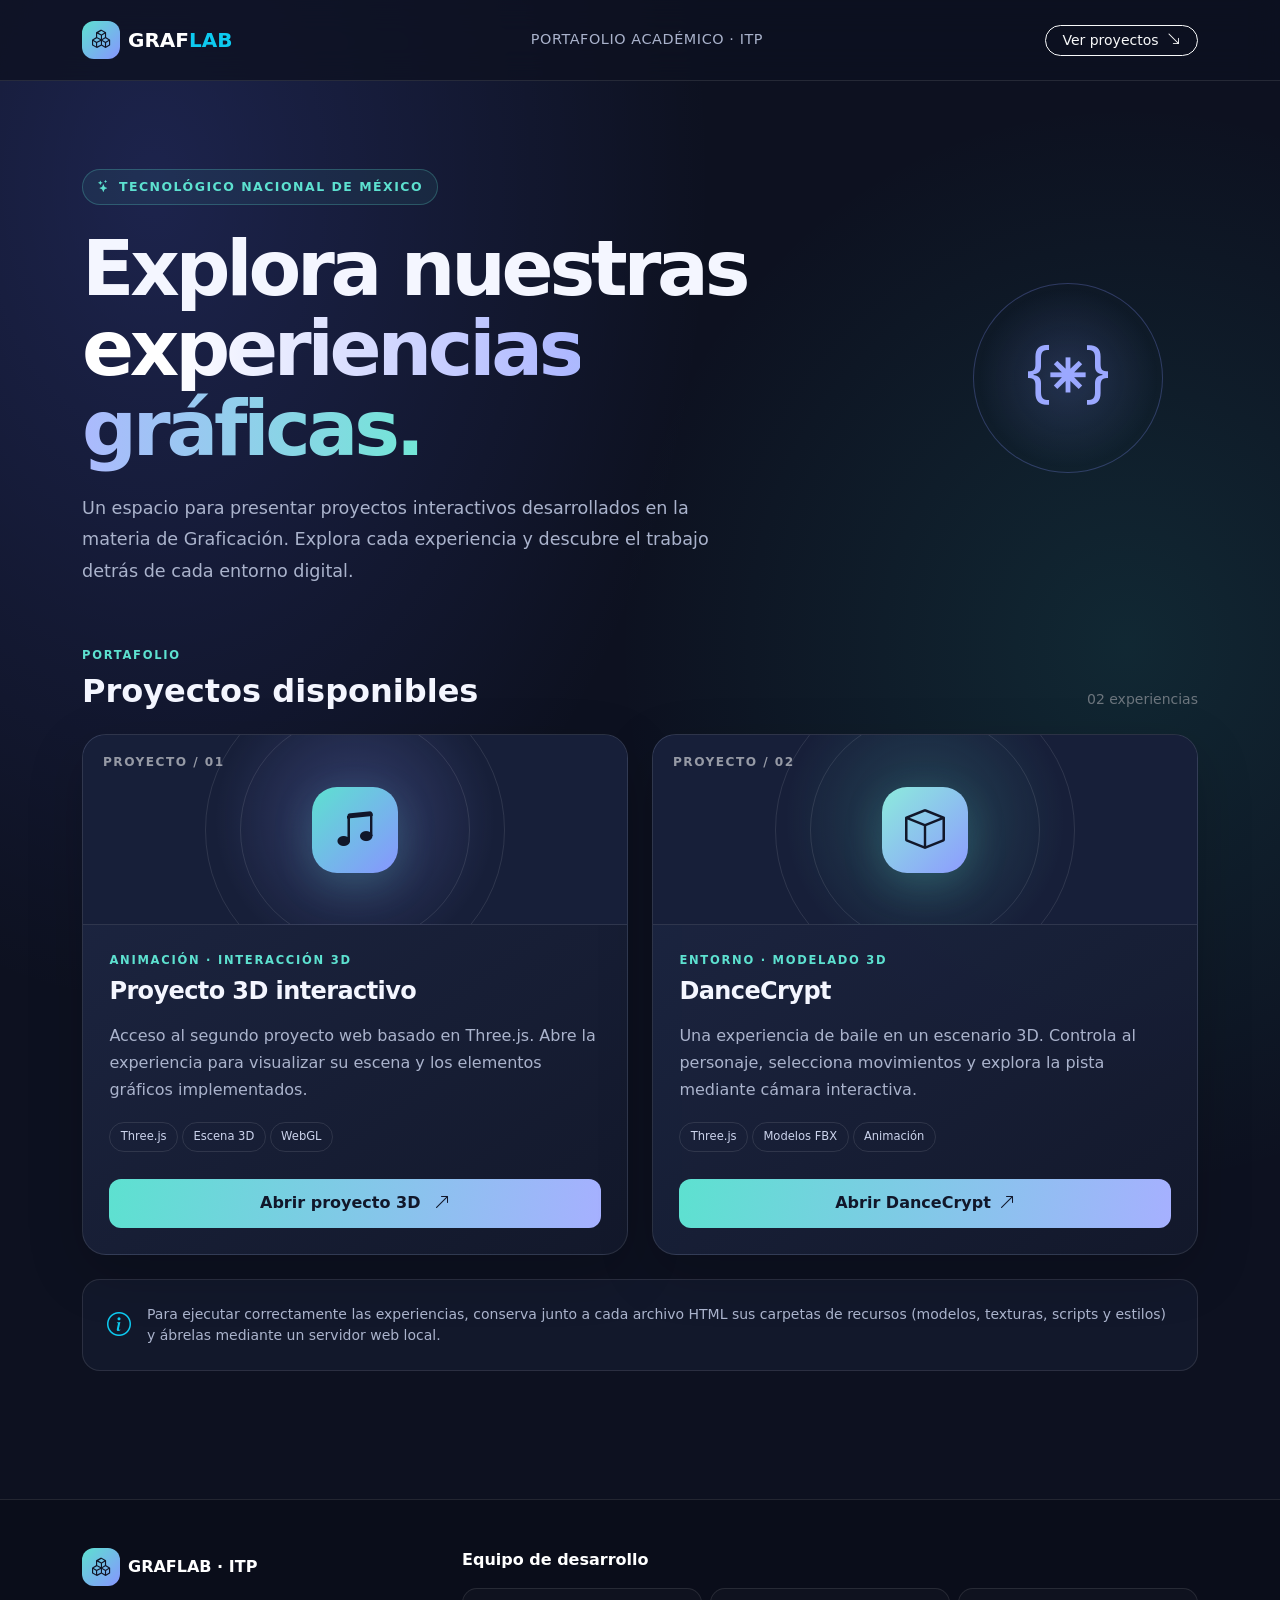
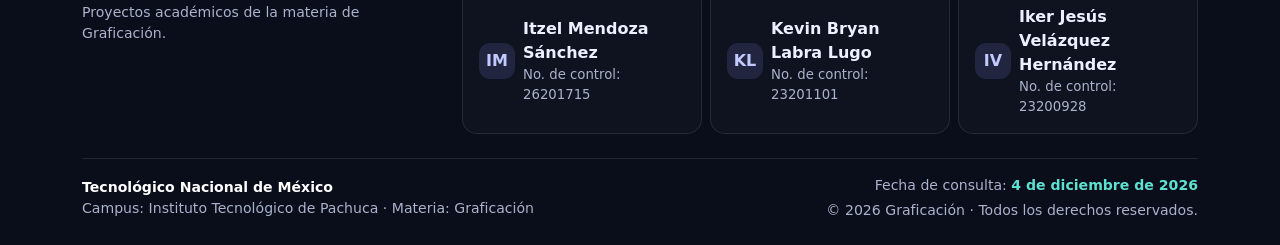
<file: index.html>
<!doctype html>
<html lang="es">

<head>
  <meta charset="utf-8">
  <meta name="viewport" content="width=device-width, initial-scale=1">
  <meta name="theme-color" content="#101426">
  <meta name="description" content="Portal académico de proyectos de Graficación del Instituto Tecnológico de Pachuca.">
  <title>Laboratorio de Graficación | ITP</title>
  <link rel="icon" type="image/svg+xml"
    href="data:image/svg+xml,%3Csvg xmlns='http://www.w3.org/2000/svg' viewBox='0 0 64 64'%3E%3Crect width='64' height='64' rx='16' fill='%23101426'/%3E%3Cpath d='M13 45 27 17l9 17 6-10 9 21H13Z' fill='%237c8cff'/%3E%3Ccircle cx='46' cy='16' r='5' fill='%235de1d0'/%3E%3C/svg%3E">
  <link href="https://cdn.jsdelivr.net/npm/bootstrap@5.3.3/dist/css/bootstrap.min.css" rel="stylesheet">
  <link href="https://cdn.jsdelivr.net/npm/bootstrap-icons@1.11.3/font/bootstrap-icons.min.css" rel="stylesheet">
  <style>
    :root {
      --bg: #0d1120;
      --surface: rgba(24, 31, 54, .78);
      --surface-2: #1b2340;
      --text: #f4f6ff;
      --muted: #aab3cc;
      --accent: #8795ff;
      --mint: #5de1d0;
      --line: rgba(255, 255, 255, .10);
    }

    * {
      box-sizing: border-box;
    }

    body {
      min-height: 100vh;
      color: var(--text);
      background:
        radial-gradient(ellipse at 12% 10%, rgba(91, 110, 255, .20), transparent 35%),
        radial-gradient(ellipse at 88% 35%, rgba(45, 205, 190, .12), transparent 32%),
        var(--bg);
      font-family: Inter, ui-sans-serif, system-ui, -apple-system, "Segoe UI", sans-serif;
    }

    .navbar {
      background: rgba(13, 17, 32, .78);
      border-bottom: 1px solid var(--line);
      backdrop-filter: blur(16px);
    }

    .brand-mark {
      width: 38px;
      height: 38px;
      display: grid;
      place-items: center;
      border-radius: 12px;
      color: #101426;
      background: linear-gradient(135deg, var(--mint), var(--accent));
      font-size: 1.15rem;
    }

    .nav-label {
      color: var(--muted);
      font-size: .9rem;
      letter-spacing: .04em;
    }

    .hero {
      padding: 5.5rem 0 3.7rem;
    }

    .eyebrow {
      display: inline-flex;
      align-items: center;
      gap: .55rem;
      color: var(--mint);
      border: 1px solid rgba(93, 225, 208, .25);
      background: rgba(93, 225, 208, .07);
      padding: .48rem .85rem;
      border-radius: 50rem;
      font-size: .78rem;
      font-weight: 700;
      letter-spacing: .12em;
      text-transform: uppercase;
    }

    .hero h1 {
      font-size: clamp(2.5rem, 6vw, 4.8rem);
      line-height: 1.04;
      font-weight: 800;
      letter-spacing: -.055em;
    }

    .gradient-text {
      background: linear-gradient(90deg, #fff 10%, #aeb8ff 58%, #72e6d6);
      -webkit-background-clip: text;
      background-clip: text;
      color: transparent;
    }

    .hero-copy {
      max-width: 650px;
      color: var(--muted);
      font-size: 1.1rem;
      line-height: 1.8;
    }

    .section-kicker {
      color: var(--mint);
      text-transform: uppercase;
      letter-spacing: .15em;
      font-size: .72rem;
      font-weight: 800;
    }

    .project-card {
      height: 100%;
      overflow: hidden;
      border: 1px solid var(--line);
      border-radius: 24px;
      background: linear-gradient(145deg, rgba(31, 41, 72, .92), rgba(19, 25, 44, .92));
      box-shadow: 0 18px 55px rgba(0, 0, 0, .18);
      transition: transform .25s ease, border-color .25s ease, box-shadow .25s ease;
    }

    .project-card:hover {
      transform: translateY(-7px);
      border-color: rgba(135, 149, 255, .55);
      box-shadow: 0 24px 65px rgba(0, 0, 0, .3);
    }

    .project-art {
      min-height: 190px;
      display: flex;
      align-items: center;
      justify-content: center;
      position: relative;
      background: radial-gradient(circle at 50% 45%, rgba(135, 149, 255, .25), transparent 48%), #171f39;
      border-bottom: 1px solid var(--line);
      overflow: hidden;
    }

    .project-art::before,
    .project-art::after {
      content: "";
      position: absolute;
      border: 1px solid rgba(255, 255, 255, .10);
      border-radius: 50%;
      width: 230px;
      height: 230px;
    }

    .project-art::after {
      width: 300px;
      height: 300px;
    }

    .art-icon {
      z-index: 1;
      width: 86px;
      height: 86px;
      display: grid;
      place-items: center;
      border-radius: 25px;
      font-size: 2.5rem;
      color: #11172a;
      background: linear-gradient(135deg, var(--mint), var(--accent));
      box-shadow: 0 12px 40px rgba(93, 225, 208, .2);
    }

    .project-number {
      position: absolute;
      top: 18px;
      left: 20px;
      z-index: 2;
      color: rgba(255, 255, 255, .55);
      font-size: .76rem;
      letter-spacing: .12em;
      font-weight: 800;
    }

    .project-body {
      padding: 1.65rem;
    }

    .project-body h3 {
      font-weight: 750;
      letter-spacing: -.025em;
    }

    .project-body p {
      color: var(--muted);
      line-height: 1.7;
      min-height: 78px;
    }

    .tag {
      display: inline-block;
      padding: .35rem .65rem;
      margin: .15rem .25rem .15rem 0;
      border: 1px solid var(--line);
      border-radius: 50rem;
      color: #cbd3ec;
      font-size: .72rem;
    }

    .btn-project {
      border: 0;
      color: #11172a;
      background: linear-gradient(100deg, var(--mint), #a6b0ff);
      font-weight: 750;
      border-radius: 12px;
      padding: .78rem 1rem;
    }

    .btn-project:hover {
      color: #11172a;
      filter: brightness(1.08);
      transform: translateY(-1px);
    }

    .info-strip {
      border: 1px solid var(--line);
      background: rgba(24, 31, 54, .55);
      border-radius: 18px;
      color: var(--muted);
    }

    footer {
      margin-top: 5rem;
      border-top: 1px solid var(--line);
      background: rgba(9, 13, 25, .68);
    }

    .footer-title {
      color: #fff;
      font-weight: 750;
    }

    .member {
      height: 100%;
      padding: 1rem;
      border: 1px solid var(--line);
      border-radius: 15px;
      background: rgba(255, 255, 255, .025);
    }

    .member-name {
      color: #edf0ff;
      font-weight: 650;
    }

    .member-control {
      color: var(--muted);
      font-size: .83rem;
    }

    .member-avatar {
      width: 36px;
      height: 36px;
      flex: 0 0 36px;
      display: grid;
      place-items: center;
      border-radius: 11px;
      background: rgba(135, 149, 255, .15);
      color: #c2caff;
      font-weight: 800;
    }

    .footer-meta {
      color: var(--muted);
      font-size: .88rem;
    }

    .date-pill {
      color: var(--mint);
      font-weight: 650;
    }

    a:focus-visible,
    button:focus-visible {
      outline: 3px solid var(--mint);
      outline-offset: 3px;
    }

    @media (max-width:575px) {
      .hero {
        padding: 4rem 0 2.8rem;
      }

      .project-body p {
        min-height: 0;
      }
    }
  </style>
</head>

<body>
  <nav class="navbar navbar-expand-lg navbar-dark sticky-top">
    <div class="container py-2">
      <a class="navbar-brand d-flex align-items-center gap-2 fw-bold" href="#" aria-label="Inicio">
        <span class="brand-mark"><i class="bi bi-boxes"></i></span>
        <span>GRAF<span class="text-info">LAB</span></span>
      </a>
      <span class="nav-label d-none d-sm-inline">PORTAFOLIO ACADÉMICO · ITP</span>
      <a class="btn btn-sm btn-outline-light rounded-pill px-3" href="#proyectos">Ver proyectos <i
          class="bi bi-arrow-down-right ms-1"></i></a>
    </div>
  </nav>

  <main>
    <section class="hero">
      <div class="container">
        <div class="row align-items-center g-4">
          <div class="col-lg-9">
            <span class="eyebrow mb-4"><i class="bi bi-stars"></i> Tecnológico Nacional de México</span>
            <h1 class="mb-4">Explora nuestras<br><span class="gradient-text">experiencias gráficas.</span></h1>
            <p class="hero-copy mb-0">Un espacio para presentar proyectos interactivos desarrollados en la materia de
              Graficación. Explora cada experiencia y descubre el trabajo detrás de cada entorno digital.</p>
          </div>
          <div class="col-lg-3 d-none d-lg-flex justify-content-center">
            <div
              style="width:190px;height:190px;border-radius:50%;display:grid;place-items:center;border:1px solid rgba(135,149,255,.28);background:radial-gradient(circle,rgba(135,149,255,.18),transparent 68%);">
              <i class="bi bi-braces-asterisk" style="font-size:5rem;color:#9ba8ff"></i>
            </div>
          </div>
        </div>
      </div>
    </section>

    <section id="proyectos" class="pb-5">
      <div class="container">
        <div class="d-flex flex-wrap justify-content-between align-items-end gap-3 mb-4">
          <div>
            <div class="section-kicker mb-2">Portafolio</div>
            <h2 class="fw-bold mb-0">Proyectos disponibles</h2>
          </div>
          <span class="text-secondary small">02 experiencias</span>
        </div>

        <div class="row g-4">
          <div class="col-lg-6">
            <article class="project-card">
              <div class="project-art">
                <span class="project-number">PROYECTO / 01</span>
                <div class="art-icon"><i class="bi bi-music-note-beamed"></i></div>
              </div>
              <div class="project-body">
                <div class="section-kicker mb-2">Animación · Interacción 3D</div>
                <h3 class="h4 mb-3">Proyecto 3D interactivo</h3>
                <p>Acceso al segundo proyecto web basado en Three.js. Abre la experiencia para visualizar su escena y
                  los elementos gráficos implementados.</p>
                <div class="mb-4">
                  <span class="tag">Three.js</span><span class="tag">Escena 3D</span><span
                    class="tag">WebGL</span>
                </div>
                <a class="btn btn-project w-100" href="./prueba-main/prueba-main/proyecto-3d.html">
                  Abrir proyecto 3D <i class="bi bi-arrow-up-right ms-2"></i>
                </a>
              </div>
            </article>
          </div>

          <div class="col-lg-6">
            <article class="project-card">
              <div class="project-art"
                style="background:radial-gradient(circle at 50% 45%,rgba(93,225,208,.18),transparent 48%),#171f39">
                <span class="project-number">PROYECTO / 02</span>
                <div class="art-icon" style="background:linear-gradient(135deg,#8cebdc,#8d9bff)"><i
                    class="bi bi-box"></i></div>
              </div>
              <div class="project-body">
                <div class="section-kicker mb-2">Entorno · Modelado 3D</div>
                <h3 class="h4 mb-3">DanceCrypt</h3>
                <p>Una experiencia de baile en un escenario 3D. Controla al personaje, selecciona movimientos y explora
                  la pista mediante cámara interactiva.</p>
                <div class="mb-4">
                  <span class="tag">Three.js</span><span class="tag">Modelos FBX</span><span class="tag">Animación</span>
                </div>
                <a class="btn btn-project w-100"
                  href="./graf-threejs3dScenario-main/graf-threejs3dScenario-main/examples/dancecrypt.html">
                  Abrir DanceCrypt<i class="bi bi-arrow-up-right ms-2"></i>
                </a>
              </div>
            </article>
          </div>
        </div>

        <div class="info-strip d-flex align-items-center gap-3 p-3 p-md-4 mt-4">
          <i class="bi bi-info-circle fs-4 text-info"></i>
          <p class="mb-0 small">Para ejecutar correctamente las experiencias, conserva junto a cada archivo HTML sus
            carpetas de recursos (modelos, texturas, scripts y estilos) y ábrelas mediante un servidor web local.</p>
        </div>
      </div>
    </section>
  </main>

  <footer class="pt-5 pb-4">
    <div class="container">
      <div class="row g-4 mb-4">
        <div class="col-lg-4">
          <div class="d-flex align-items-center gap-2 mb-3">
            <span class="brand-mark"><i class="bi bi-boxes"></i></span>
            <span class="footer-title">GRAFLAB · ITP</span>
          </div>
          <p class="footer-meta mb-0">Proyectos académicos de la materia de Graficación.</p>
        </div>
        <div class="col-lg-8">
          <div class="footer-title mb-3">Equipo de desarrollo</div>
          <div class="row g-2">
            <div class="col-md-4">
              <div class="member d-flex align-items-center gap-2">
                <span class="member-avatar">IM</span>
                <div>
                  <div class="member-name">Itzel Mendoza Sánchez</div>
                  <div class="member-control">No. de control: 26201715</div>
                </div>
              </div>
            </div>
            <div class="col-md-4">
              <div class="member d-flex align-items-center gap-2">
                <span class="member-avatar">KL</span>
                <div>
                  <div class="member-name">Kevin Bryan Labra Lugo</div>
                  <div class="member-control">No. de control: 23201101</div>
                </div>
              </div>
            </div>
            <div class="col-md-4">
              <div class="member d-flex align-items-center gap-2">
                <span class="member-avatar">IV</span>
                <div>
                  <div class="member-name">Iker Jesús Velázquez Hernández</div>
                  <div class="member-control">No. de control: 23200928</div>
                </div>
              </div>
            </div>
          </div>
        </div>
      </div>
      <hr style="border-color:var(--line);opacity:1">
      <div class="row align-items-center g-2 footer-meta">
        <div class="col-md-7">
          <div class="text-white fw-semibold">Tecnológico Nacional de México</div>
          <div>Campus: Instituto Tecnológico de Pachuca · Materia: Graficación</div>
        </div>
        <div class="col-md-5 text-md-end">
          <div>Fecha de consulta: <span class="date-pill" id="current-date">—</span></div>
          <div class="mt-1">© <span id="current-year"></span> Graficación · Todos los derechos reservados.</div>
        </div>
      </div>
    </div>
  </footer>

  <script>
    // Se actualiza en cada carga del sitio, usando la fecha local del dispositivo.
    const now = new Date();
    document.getElementById('current-date').textContent = new Intl.DateTimeFormat('es-MX', {
      day: 'numeric', month: 'long', year: 'numeric'
    }).format(now);
    document.getElementById('current-year').textContent = now.getFullYear();
  </script>
  <script src="https://cdn.jsdelivr.net/npm/bootstrap@5.3.3/dist/js/bootstrap.bundle.min.js"></script>
</body>

</html>
</file>
